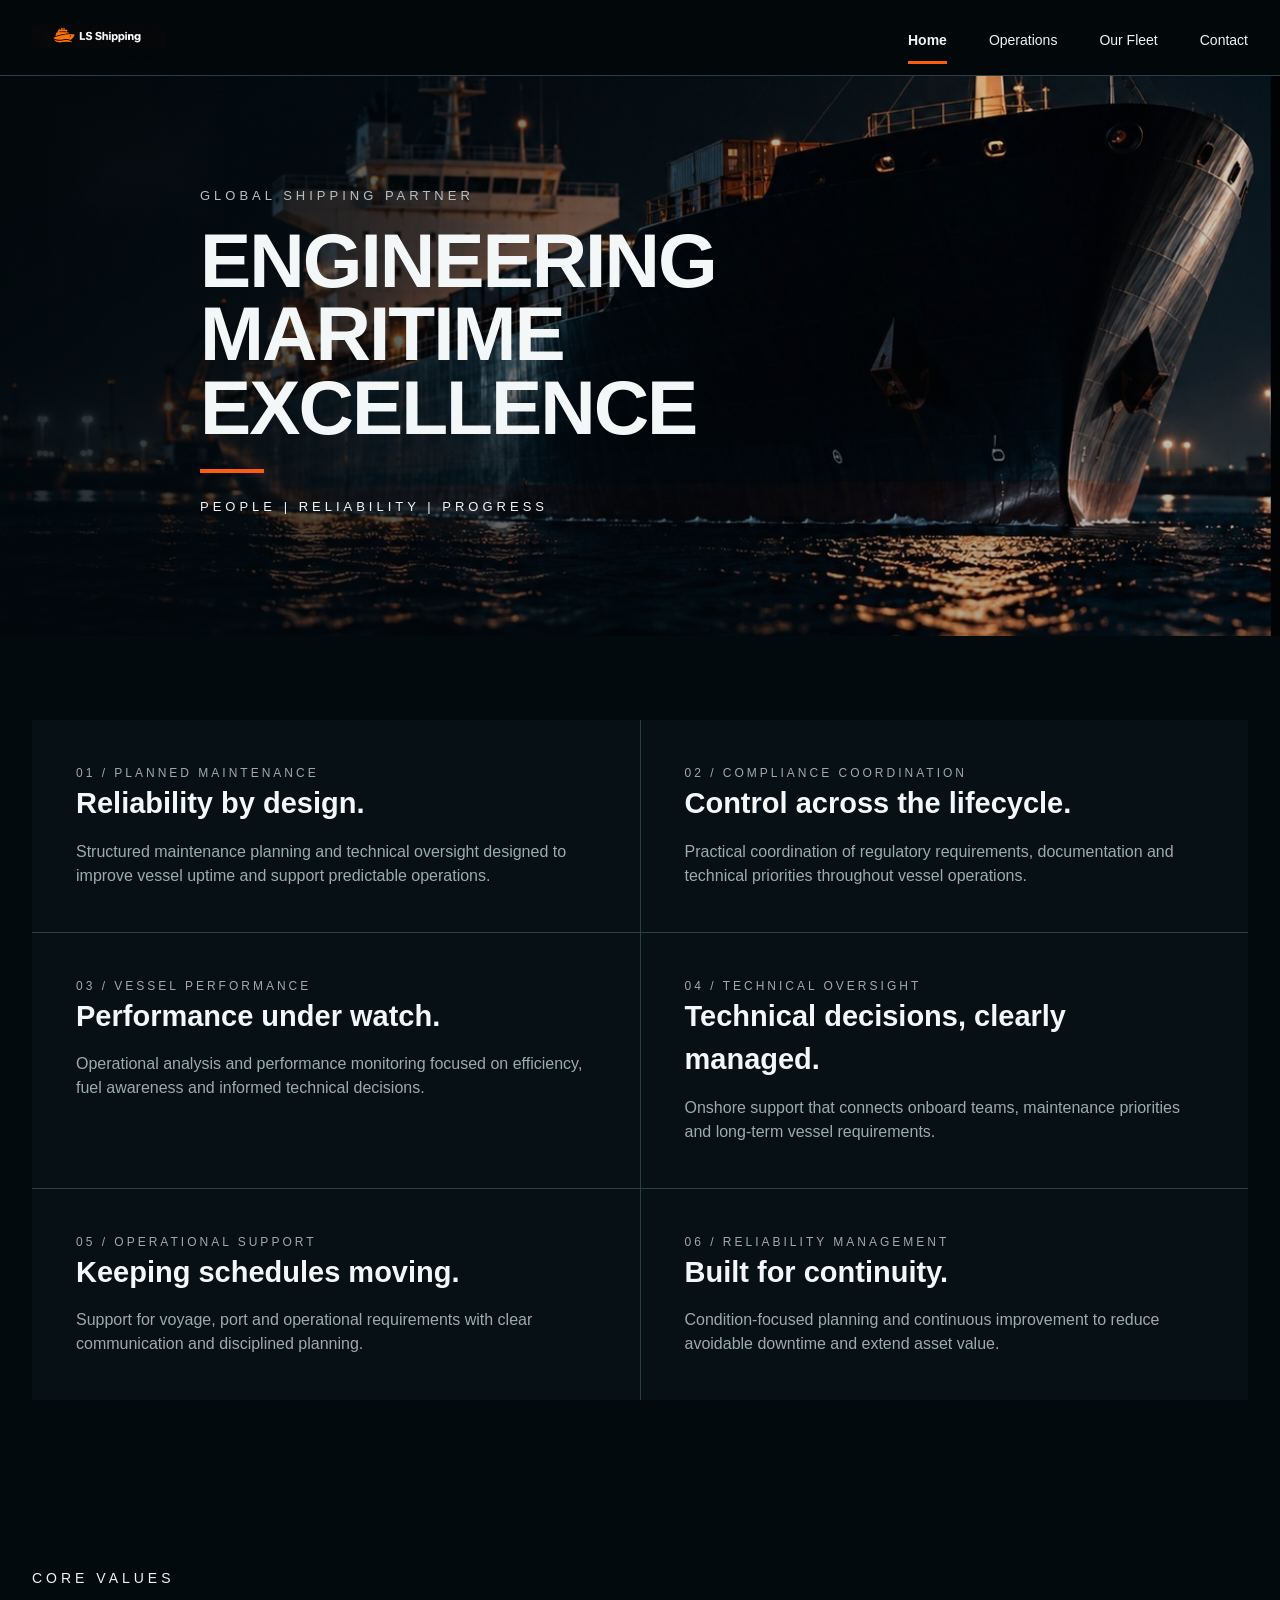
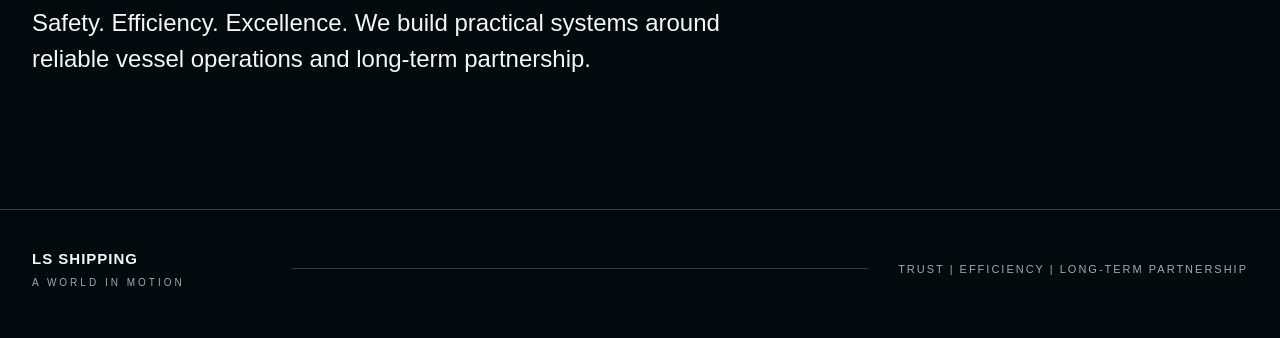
<file: ls_shipping_final/index.html>
<!doctype html>
<html lang="en">

<head>
  <meta charset="utf-8">
  <meta name="viewport" content="width=device-width,initial-scale=1">

  <title>LS Shipping | Technical Maritime Management</title>

  <meta
    name="description"
    content="LS Shipping provides technical management, vessel reliability, compliance coordination and operational support."
  >

  <link rel="icon" href="images/ls-shipping-logo.png">
  <link rel="stylesheet" href="css/style.css">
</head>

<body>

<header class="site-header">

  <div class="container header-inner">

    <a class="brand" href="index.html">
      <img
        src="images/ls-shipping-logo.png"
        alt="LS Shipping"
      >
    </a>

    <nav class="nav">
      <a class="active" href="index.html">Home</a>
      <a href="operations.html">Operations</a>
      <a href="fleet.html">Our Fleet</a>
      <a href="contact.html">Contact</a>
    </nav>

  </div>

</header>

<main>

<section class="hero home">

  <div class="container hero-content">

    <div class="eyebrow">
      Global Shipping Partner
    </div>

    <h1>
      Engineering<br>
      Maritime<br>
      Excellence
    </h1>

    <span class="accent"></span>

    <div class="strap">
      People | Reliability | Progress
    </div>

  </div>

</section>


<section class="section">

  <div class="container">

    <div class="feature-grid">

      <article class="feature">

        <div class="kicker">
          01 / Planned Maintenance
        </div>

        <h3>
          Reliability by design.
        </h3>

        <p>
          Structured maintenance planning and technical oversight designed to improve vessel uptime and support predictable operations.
        </p>

      </article>


      <article class="feature">

        <div class="kicker">
          02 / Compliance Coordination
        </div>

        <h3>
          Control across the lifecycle.
        </h3>

        <p>
          Practical coordination of regulatory requirements, documentation and technical priorities throughout vessel operations.
        </p>

      </article>


      <article class="feature">

        <div class="kicker">
          03 / Vessel Performance
        </div>

        <h3>
          Performance under watch.
        </h3>

        <p>
          Operational analysis and performance monitoring focused on efficiency, fuel awareness and informed technical decisions.
        </p>

      </article>


      <article class="feature">

        <div class="kicker">
          04 / Technical Oversight
        </div>

        <h3>
          Technical decisions, clearly managed.
        </h3>

        <p>
          Onshore support that connects onboard teams, maintenance priorities and long-term vessel requirements.
        </p>

      </article>


      <article class="feature">

        <div class="kicker">
          05 / Operational Support
        </div>

        <h3>
          Keeping schedules moving.
        </h3>

        <p>
          Support for voyage, port and operational requirements with clear communication and disciplined planning.
        </p>

      </article>


      <article class="feature">

        <div class="kicker">
          06 / Reliability Management
        </div>

        <h3>
          Built for continuity.
        </h3>

        <p>
          Condition-focused planning and continuous improvement to reduce avoidable downtime and extend asset value.
        </p>

      </article>

    </div>

  </div>

</section>


<section class="section dark">

  <div class="container">

    <p class="section-title">
      Core Values
    </p>

    <p class="section-lead">
      Safety. Efficiency. Excellence. We build practical systems around reliable vessel operations and long-term partnership.
    </p>

  </div>

</section>

</main>


<footer class="footer">

  <div class="container footer-inner">

    <div class="footer-brand">

      <strong>
        LS SHIPPING
      </strong>

      <span>
        A WORLD IN MOTION
      </span>

    </div>

    <div class="footer-line"></div>

    <div class="footer-values">
      TRUST | EFFICIENCY | LONG-TERM PARTNERSHIP
    </div>

  </div>

</footer>

</body>
</html>
</file>
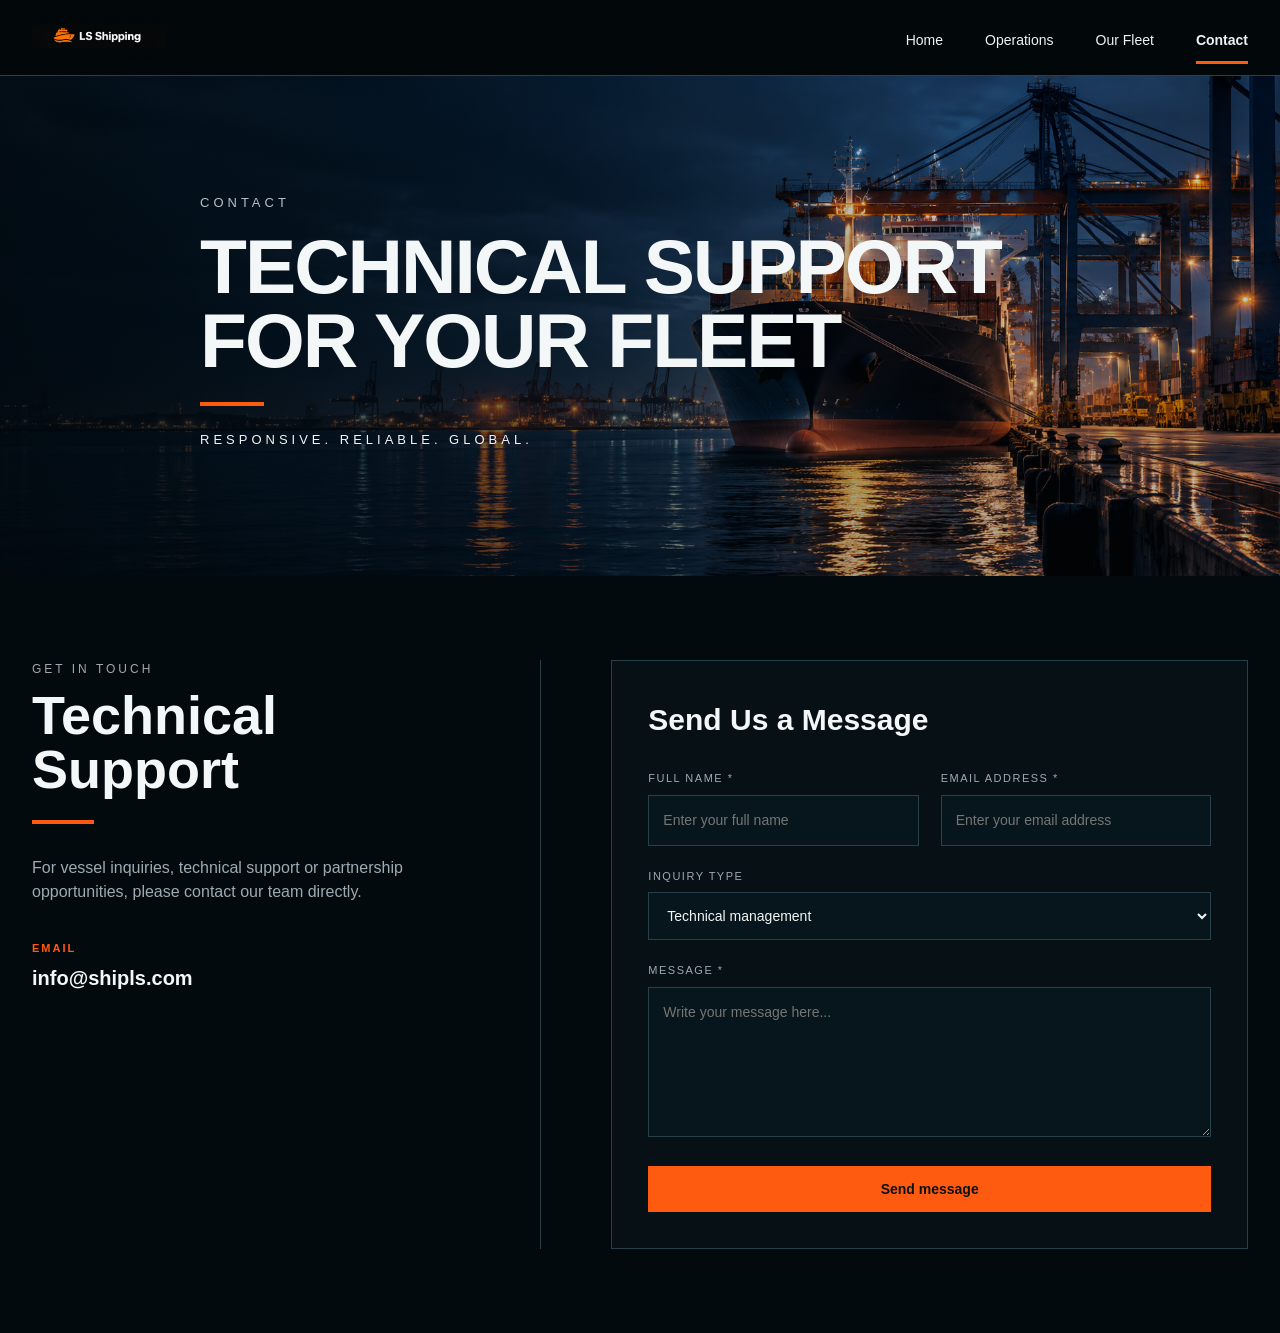
<file: ls_shipping_final/contact.html>
<!doctype html>
<html lang="en">
<head>
  <meta charset="utf-8">
  <meta name="viewport" content="width=device-width,initial-scale=1">

  <title>Contact | LS Shipping LLC</title>

  <link rel="icon" href="images/ls-shipping-logo.png">
  <link rel="stylesheet" href="css/style.css">
</head>

<body>

  <!-- HEADER -->
  <header class="site-header">
    <div class="container header-inner">

      <a class="brand" href="index.html" aria-label="LS Shipping LLC Home">
        <img
          src="images/ls-shipping-logo.png"
          alt="LS Shipping LLC"
        >
      </a>

      <nav class="nav" aria-label="Main navigation">
        <a href="index.html">Home</a>
        <a href="operations.html">Operations</a>
        <a href="fleet.html">Our Fleet</a>
        <a class="active" href="contact.html">Contact</a>
      </nav>

    </div>
  </header>


  <main>

    <!-- HERO -->
    <section class="hero contact">
      <div class="container hero-content">

        <div class="eyebrow">Contact</div>

        <h1>
          Technical Support<br>
          for Your Fleet
        </h1>

        <span
          class="accent"
          aria-hidden="true"
        ></span>

        <div class="strap">
          Responsive. Reliable. Global.
        </div>

      </div>
    </section>


    <!-- CONTACT -->
    <section class="section">

      <div class="container">

        <div class="contact-grid">

          <!-- LEFT -->
          <div class="contact-info">

            <div class="kicker">
              Get in Touch
            </div>

            <h2>
              Technical<br>
              Support
            </h2>

            <span
              class="accent"
              style="
                display:block;
                width:62px;
                height:4px;
                background:var(--orange);
                margin:20px 0 32px
              "
              aria-hidden="true"
            ></span>

            <p>
              For vessel inquiries, technical support or partnership opportunities,
              please contact our team directly.
            </p>

            <div class="contact-item">

              <div class="label">
                Email
              </div>

              <div class="value">
                <a href="mailto:info@shipls.com">
                  info@shipls.com
                </a>
              </div>

            </div>

          </div>


          <!-- RIGHT / FORM -->
          <div class="form">

            <h2>
              Send Us a Message
            </h2>

            <form
              class="contact-form"
              id="contactForm"
              novalidate
            >

              <div class="form-grid">

                <!-- FULL NAME -->
                <div class="field">

                  <label for="name">
                    Full name *
                  </label>

                  <input
                    id="name"
                    name="name"
                    type="text"
                    autocomplete="name"
                    placeholder="Enter your full name"
                    required
                  >

                </div>


                <!-- EMAIL -->
                <div class="field">

                  <label for="email">
                    Email address *
                  </label>

                  <input
                    id="email"
                    name="email"
                    type="email"
                    autocomplete="email"
                    placeholder="Enter your email address"
                    required
                  >

                </div>


                <!-- INQUIRY TYPE -->
                <div class="field full">

                  <label for="type">
                    Inquiry type
                  </label>

                  <select
                    id="type"
                    name="type"
                  >
                    <option value="Technical management">
                      Technical management
                    </option>

                    <option value="Operational support">
                      Operational support
                    </option>

                    <option value="Compliance">
                      Compliance
                    </option>

                    <option value="Other enquiry">
                      Other enquiry
                    </option>
                  </select>

                </div>


                <!-- MESSAGE -->
                <div class="field full">

                  <label for="message">
                    Message *
                  </label>

                  <textarea
                    id="message"
                    name="message"
                    placeholder="Write your message here..."
                    required
                  ></textarea>

                </div>


                <!-- BUTTON -->
                <div class="field full">

                  <button
                    type="submit"
                  >
                    Send message
                  </button>

                </div>

              </div>

            </form>

          </div>

        </div>

      </div>

    </section>

  </main>


  <!-- THANK YOU MODAL -->
  <div
    class="modal"
    id="thankYouModal"
    aria-hidden="true"
  >

    <div
      class="modal-card"
      role="dialog"
      aria-modal="true"
      aria-labelledby="thankYouTitle"
    >

      <h3 id="thankYouTitle">
        Thank you
      </h3>

      <p>
        Your enquiry is ready to be sent to
        <strong>info@shipls.com</strong>.
      </p>

      <button
        id="modalClose"
        type="button"
      >
        Close
      </button>

    </div>

  </div>


  <!-- CONTACT FORM SCRIPT -->
  <script>
    document.addEventListener('DOMContentLoaded', function () {

      const form = document.getElementById('contactForm');
      const modal = document.getElementById('thankYouModal');
      const closeButton = document.getElementById('modalClose');

      if (!form) return;


      /*
       * Custom English validation.
       * Prevents browser/system-language messages.
       */
      form.addEventListener('submit', function (event) {

        const name = document.getElementById('name');
        const email = document.getElementById('email');
        const message = document.getElementById('message');

        let valid = true;


        // FULL NAME
        name.setCustomValidity('');

        if (!name.value.trim()) {
          name.setCustomValidity('Please enter your full name.');
          valid = false;
        }


        // EMAIL
        email.setCustomValidity('');

        if (!email.value.trim()) {
          email.setCustomValidity('Please enter your email address.');
          valid = false;

        } else if (!email.validity.valid) {
          email.setCustomValidity('Please enter a valid email address.');
          valid = false;
        }


        // MESSAGE
        message.setCustomValidity('');

        if (!message.value.trim()) {
          message.setCustomValidity('Please enter your message.');
          valid = false;
        }


        // INVALID
        if (!valid) {
          event.preventDefault();
          event.stopImmediatePropagation();

          const firstInvalid = form.querySelector(':invalid');

          if (firstInvalid) {
            firstInvalid.focus();
            firstInvalid.reportValidity();
          }

          return;
        }


        // VALID
        event.preventDefault();

        const data = new FormData(form);

        const subject = encodeURIComponent(
          'LS Shipping enquiry'
        );

        const body = encodeURIComponent(
          'Full name: ' +
          (data.get('name') || '') +
          '\nEmail: ' +
          (data.get('email') || '') +
          '\nInquiry type: ' +
          (data.get('type') || '') +
          '\n\n' +
          (data.get('message') || '')
        );

        window.location.href =
          'mailto:info@shipls.com' +
          '?subject=' +
          subject +
          '&body=' +
          body;

        if (modal) {
          modal.classList.add('show');
          modal.setAttribute('aria-hidden', 'false');
        }

        form.reset();

      });


      // Remove custom validation message after user starts editing.
      form.querySelectorAll('input, textarea, select').forEach(function (field) {

        field.addEventListener('input', function () {
          this.setCustomValidity('');
        });

        field.addEventListener('change', function () {
          this.setCustomValidity('');
        });

      });


      // Close modal
      if (closeButton) {

        closeButton.addEventListener('click', function () {

          modal.classList.remove('show');
          modal.setAttribute('aria-hidden', 'true');

        });

      }


      // Close when clicking outside modal
      if (modal) {

        modal.addEventListener('click', function (event) {

          if (event.target === modal) {

            modal.classList.remove('show');
            modal.setAttribute('aria-hidden', 'true');

          }

        });

      }

    });
  </script>

</body>
</html>
</file>
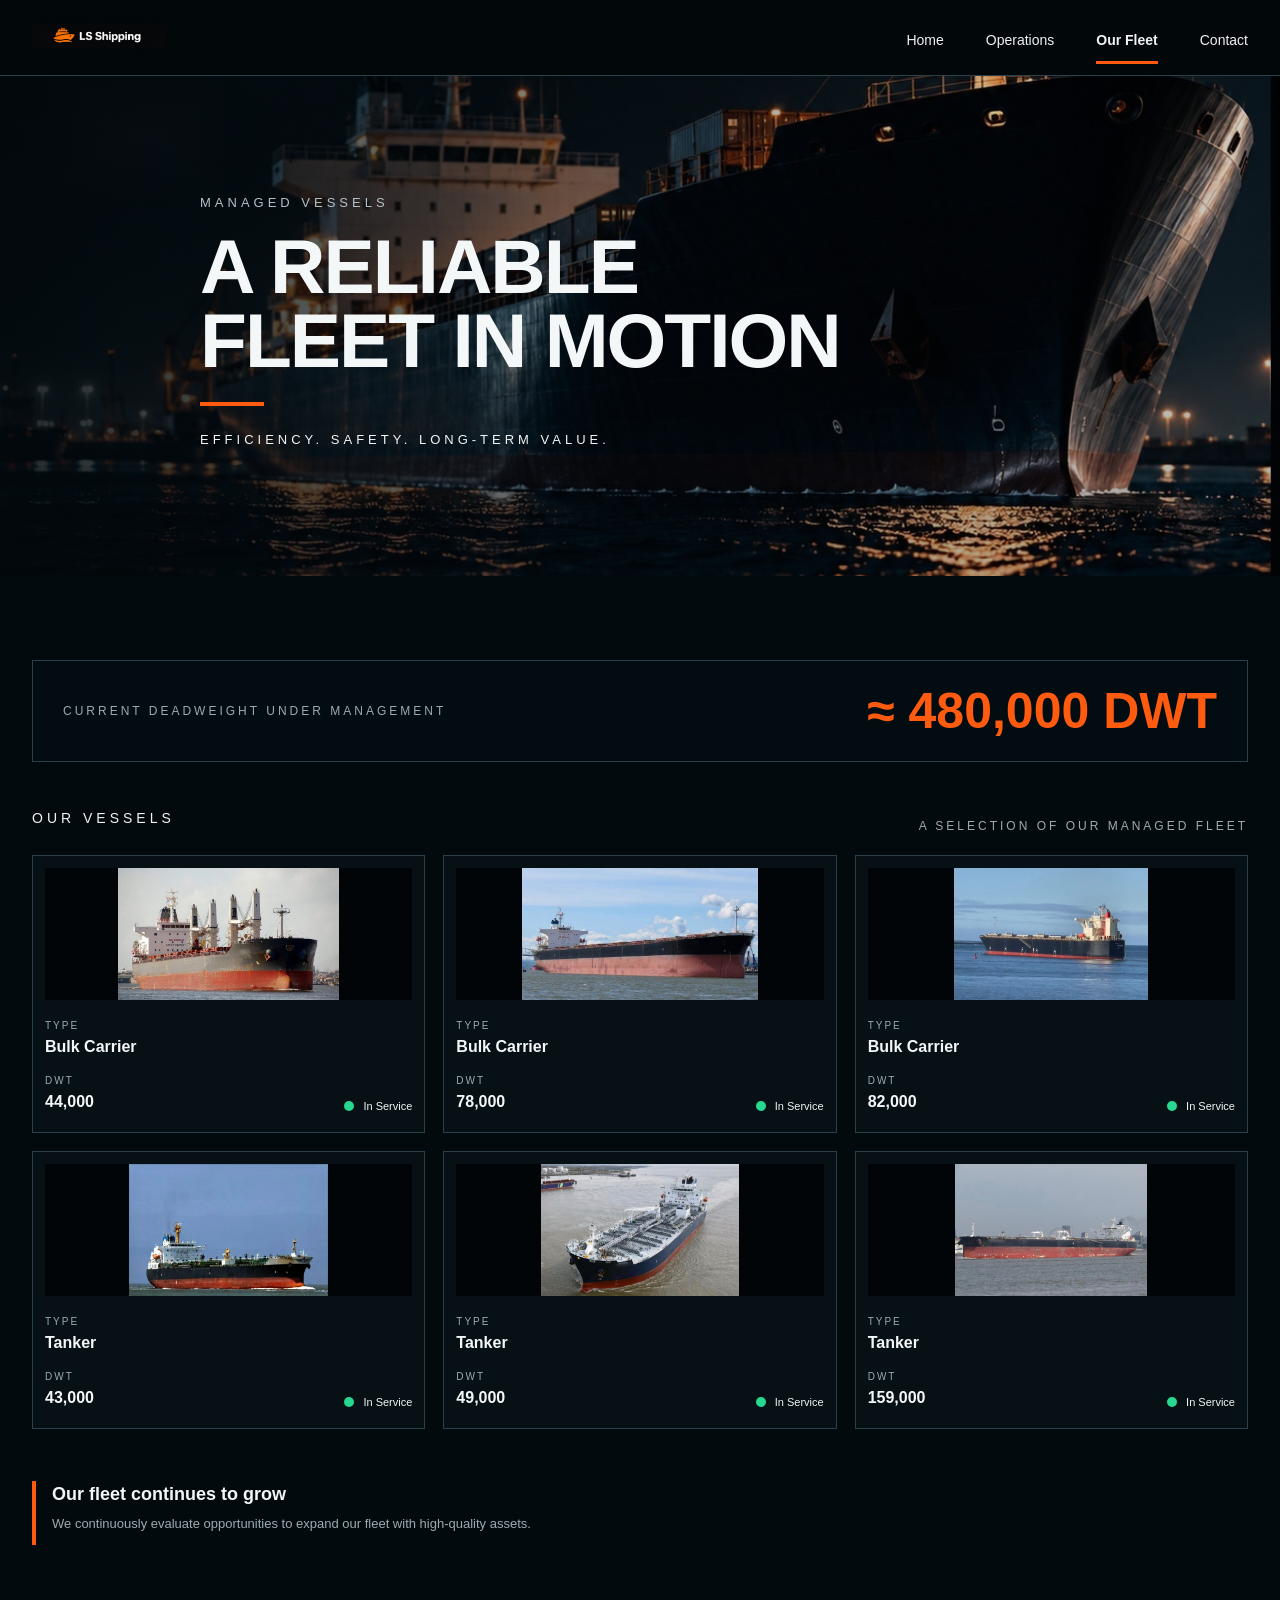
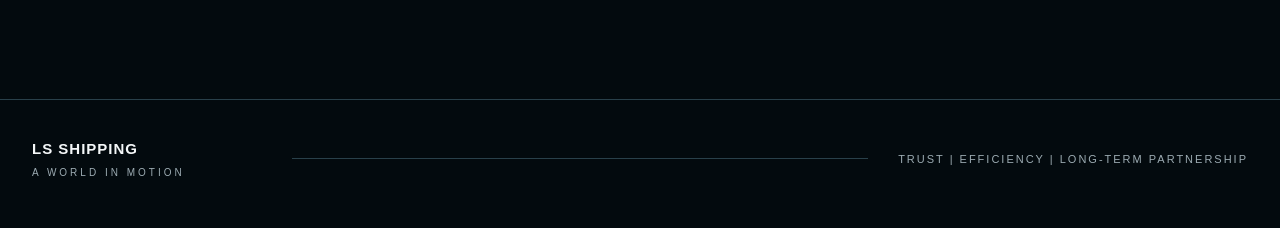
<file: ls_shipping_final/fleet.html>
<!doctype html>
<html lang="en">

<head>
  <meta charset="utf-8">
  <meta name="viewport" content="width=device-width,initial-scale=1">

  <title>Our Fleet | LS Shipping</title>

  <link rel="icon" href="images/ls-shipping-logo.png">
  <link rel="stylesheet" href="css/style.css">
</head>

<body>

<header class="site-header">

  <div class="container header-inner">

    <a class="brand" href="index.html">
      <img src="images/ls-shipping-logo.png" alt="LS Shipping">
    </a>

    <nav class="nav">
      <a href="index.html">Home</a>
      <a href="operations.html">Operations</a>
      <a class="active" href="fleet.html">Our Fleet</a>
      <a href="contact.html">Contact</a>
    </nav>

  </div>

</header>

<main>

<section class="hero home">

  <div class="container hero-content">

    <div class="eyebrow">
      Managed Vessels
    </div>

    <h1>
      A Reliable<br>
      Fleet in Motion
    </h1>

    <span class="accent"></span>

    <div class="strap">
      Efficiency. Safety. Long-Term Value.
    </div>

  </div>

</section>

<section class="section">

  <div class="container">

    <div class="stat">
      <div class="label">
        Current Deadweight Under Management
      </div>

      <strong>
        ≈ 480,000 DWT
      </strong>
    </div>

    <p class="section-title">
      Our Vessels
    </p>

    <p class="kicker" style="text-align:right;margin-top:-28px;margin-bottom:20px">
      A selection of our managed fleet
    </p>

    <div class="fleet-grid">

      <article class="fleet-card">

        <div class="photo">
          <img src="images/fleet-01.jpg" alt="Bulk Carrier">
        </div>

        <div class="meta">
          Type
        </div>

        <div class="value">
          Bulk Carrier
        </div>

        <div class="spec-row">

          <div>
            <div class="meta">
              DWT
            </div>

            <div class="value">
              44,000
            </div>
          </div>

          <div class="status">
            <span class="dot"></span>
            In Service
          </div>

        </div>

      </article>

      <article class="fleet-card">

        <div class="photo">
          <img src="images/fleet-02.jpg" alt="Bulk Carrier">
        </div>

        <div class="meta">
          Type
        </div>

        <div class="value">
          Bulk Carrier
        </div>

        <div class="spec-row">

          <div>
            <div class="meta">
              DWT
            </div>

            <div class="value">
              78,000
            </div>
          </div>

          <div class="status">
            <span class="dot"></span>
            In Service
          </div>

        </div>

      </article>

      <article class="fleet-card">

        <div class="photo">
          <img src="images/fleet-03.jpg" alt="Bulk Carrier">
        </div>

        <div class="meta">
          Type
        </div>

        <div class="value">
          Bulk Carrier
        </div>

        <div class="spec-row">

          <div>
            <div class="meta">
              DWT
            </div>

            <div class="value">
              82,000
            </div>
          </div>

          <div class="status">
            <span class="dot"></span>
            In Service
          </div>

        </div>

      </article>

      <article class="fleet-card">

        <div class="photo">
          <img src="images/fleet-04.jpg" alt="Tanker">
        </div>

        <div class="meta">
          Type
        </div>

        <div class="value">
          Tanker
        </div>

        <div class="spec-row">

          <div>
            <div class="meta">
              DWT
            </div>

            <div class="value">
              43,000
            </div>
          </div>

          <div class="status">
            <span class="dot"></span>
            In Service
          </div>

        </div>

      </article>

      <article class="fleet-card">

        <div class="photo">
          <img src="images/fleet-05.jpg" alt="Tanker">
        </div>

        <div class="meta">
          Type
        </div>

        <div class="value">
          Tanker
        </div>

        <div class="spec-row">

          <div>
            <div class="meta">
              DWT
            </div>

            <div class="value">
              49,000
            </div>
          </div>

          <div class="status">
            <span class="dot"></span>
            In Service
          </div>

        </div>

      </article>

      <article class="fleet-card">

        <div class="photo">
          <img src="images/fleet-06.jpg" alt="Tanker">
        </div>

        <div class="meta">
          Type
        </div>

        <div class="value">
          Tanker
        </div>

        <div class="spec-row">

          <div>
            <div class="meta">
              DWT
            </div>

            <div class="value">
              159,000
            </div>
          </div>

          <div class="status">
            <span class="dot"></span>
            In Service
          </div>

        </div>

      </article>

    </div>

    <div class="growth">

      <div class="bar"></div>

      <div>
        <h3>
          Our fleet continues to grow
        </h3>

        <p>
          We continuously evaluate opportunities to expand our fleet with high-quality assets.
        </p>
      </div>

    </div>

  </div>

</section>

</main>

<footer class="footer">

  <div class="container footer-inner">

    <div class="footer-brand">

      <strong>
        LS SHIPPING
      </strong>

      <span>
        A WORLD IN MOTION
      </span>

    </div>

    <div class="footer-line"></div>

    <div class="footer-values">
      TRUST | EFFICIENCY | LONG-TERM PARTNERSHIP
    </div>

  </div>

</footer>

</body>
</html>
</file>
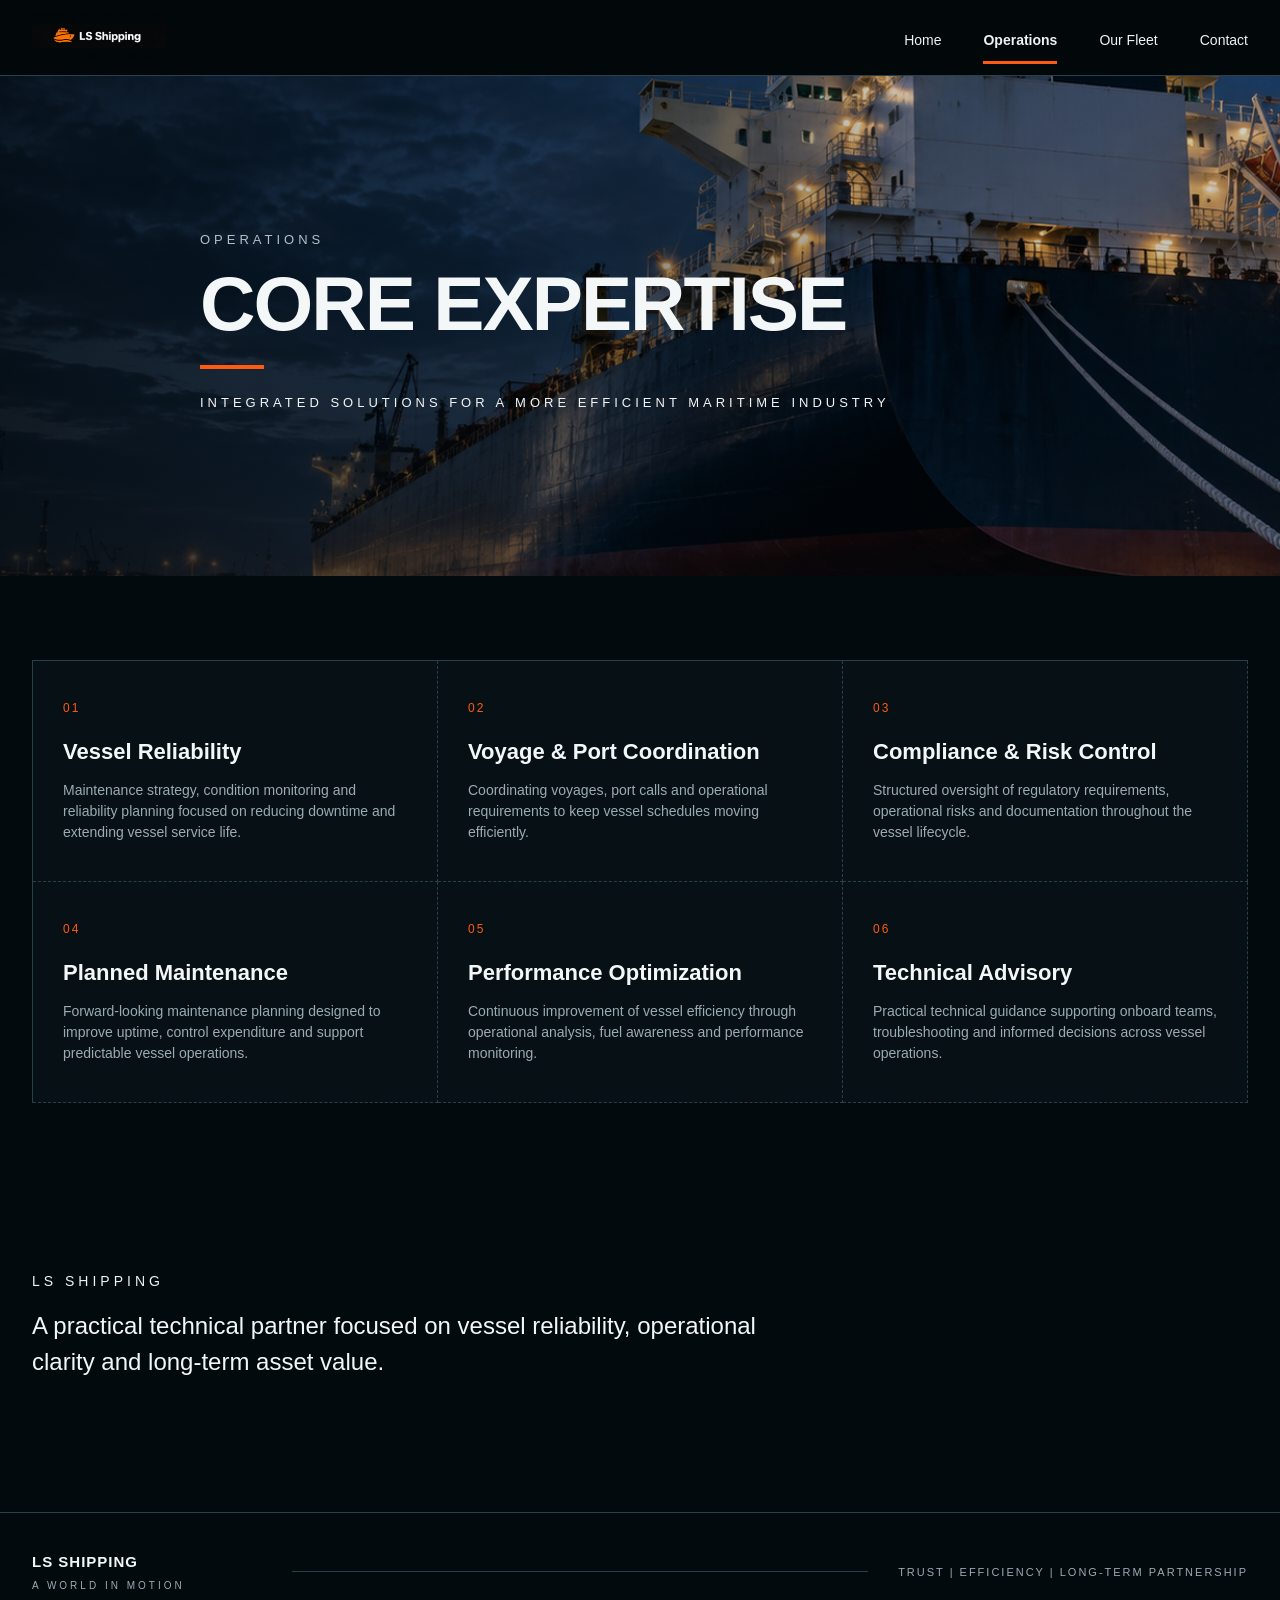
<file: ls_shipping_final/operations.html>
<!doctype html>
<html lang="en">

<head>
  <meta charset="utf-8">
  <meta name="viewport" content="width=device-width,initial-scale=1">

  <title>Operations | LS Shipping</title>

  <link rel="icon" href="images/ls-shipping-logo.png">
  <link rel="stylesheet" href="css/style.css">
</head>

<body>

<header class="site-header">

  <div class="container header-inner">

    <a class="brand" href="index.html">
      <img src="images/ls-shipping-logo.png" alt="LS Shipping">
    </a>

    <nav class="nav">
      <a href="index.html">Home</a>
      <a class="active" href="operations.html">Operations</a>
      <a href="fleet.html">Our Fleet</a>
      <a href="contact.html">Contact</a>
    </nav>

  </div>

</header>

<main>

<section class="hero operations">

  <div class="container hero-content">

    <div class="eyebrow">
      Operations
    </div>

    <h1>
      Core Expertise
    </h1>

    <span class="accent"></span>

    <div class="strap">
      Integrated solutions for a more efficient maritime industry
    </div>

  </div>

</section>


<section class="section">

  <div class="container">

    <div class="expertise-grid">

      <article class="expertise">
        <div class="num">01</div>
        <h3>Vessel Reliability</h3>
        <p>
          Maintenance strategy, condition monitoring and reliability planning focused on reducing downtime and extending vessel service life.
        </p>
      </article>


      <article class="expertise">
        <div class="num">02</div>
        <h3>Voyage &amp; Port Coordination</h3>
        <p>
          Coordinating voyages, port calls and operational requirements to keep vessel schedules moving efficiently.
        </p>
      </article>


      <article class="expertise">
        <div class="num">03</div>
        <h3>Compliance &amp; Risk Control</h3>
        <p>
          Structured oversight of regulatory requirements, operational risks and documentation throughout the vessel lifecycle.
        </p>
      </article>


      <article class="expertise">
        <div class="num">04</div>
        <h3>Planned Maintenance</h3>
        <p>
          Forward-looking maintenance planning designed to improve uptime, control expenditure and support predictable vessel operations.
        </p>
      </article>


      <article class="expertise">
        <div class="num">05</div>
        <h3>Performance Optimization</h3>
        <p>
          Continuous improvement of vessel efficiency through operational analysis, fuel awareness and performance monitoring.
        </p>
      </article>


      <article class="expertise">
        <div class="num">06</div>
        <h3>Technical Advisory</h3>
        <p>
          Practical technical guidance supporting onboard teams, troubleshooting and informed decisions across vessel operations.
        </p>
      </article>

    </div>

  </div>

</section>


<section class="section dark">

  <div class="container">

    <p class="section-title">
      LS SHIPPING
    </p>

    <p class="section-lead">
      A practical technical partner focused on vessel reliability, operational clarity and long-term asset value.
    </p>

  </div>

</section>

</main>


<footer class="footer">

  <div class="container footer-inner">

    <div class="footer-brand">

      <strong>
        LS SHIPPING
      </strong>

      <span>
        A WORLD IN MOTION
      </span>

    </div>

    <div class="footer-line"></div>

    <div class="footer-values">
      TRUST | EFFICIENCY | LONG-TERM PARTNERSHIP
    </div>

  </div>

</footer>

</body>
</html>
</file>
<file: ls_shipping_final/css/style.css>
:root{
  --bg:#030a0e;--panel:#061015;--panel2:#08171e;--line:#29404a;
  --text:#f4f7f8;--muted:#9cabb2;--orange:#ff5b10;--green:#27d891;
  --max:1440px;
}
*{box-sizing:border-box}
html{scroll-behavior:smooth}
body{margin:0;background:var(--bg);color:var(--text);font-family:Arial,Helvetica,sans-serif;line-height:1.5}
a{color:inherit;text-decoration:none}
img{max-width:100%;display:block}
.container{width:min(calc(100% - 64px),var(--max));margin:auto}
.site-header{height:76px;background:#02070a;border-bottom:1px solid var(--line);position:sticky;top:0;z-index:50}
.header-inner{height:100%;display:flex;align-items:center;justify-content:space-between;gap:30px}
.brand img{width:136px;height:auto}
.nav{display:flex;gap:42px;align-items:center;height:100%}
.nav a{font-size:14px;color:#eef2f3;padding:27px 0 22px;position:relative}
.nav a.active{font-weight:700}
.nav a.active::after{content:"";position:absolute;left:0;right:0;bottom:9px;height:3px;background:var(--orange)}
.hero{position:relative;min-height:500px;display:flex;align-items:center;overflow:hidden;background:#071b26}
.hero::before{content:"";position:absolute;inset:0;background:linear-gradient(90deg,rgba(2,8,12,.82) 0%,rgba(2,8,12,.52) 34%,rgba(2,8,12,.05) 72%),linear-gradient(0deg,rgba(3,10,14,.28),rgba(3,10,14,.12));z-index:1}
.hero.home{background:center/cover no-repeat url('../images/home-hero.jpg')}
.hero.operations{background:center/cover no-repeat url('../images/operations-hero.png')}
.hero.contact{background:center/cover no-repeat url('../images/contact-hero.png')}
.hero-content{position:relative;z-index:2;padding:110px 0 120px;max-width:880px}
.eyebrow{font-size:13px;letter-spacing:4px;color:#b4c0c6;text-transform:uppercase;margin-bottom:18px}
.hero h1{font-size:clamp(52px,6vw,86px);line-height:.96;margin:0;font-weight:800;letter-spacing:-2px;text-transform:uppercase}
.hero .accent{display:block;width:64px;height:4px;background:var(--orange);margin:24px 0}
.hero .strap{font-size:13px;letter-spacing:4px;text-transform:uppercase;color:#f2f5f6}
.section{padding:84px 0}
.section.dark{background:var(--bg)}
.section-title{font-size:14px;letter-spacing:4px;text-transform:uppercase;color:#eef2f3;margin:0 0 16px}
.section-lead{font-size:24px;max-width:760px;margin:0 0 48px;color:#f3f6f7}
.kicker{color:var(--muted);font-size:12px;letter-spacing:3px;text-transform:uppercase}
.feature-grid{display:grid;grid-template-columns:1fr 1fr;gap:1px;background:var(--line)}
.feature{background:var(--panel);padding:44px}
.feature h3{font-size:29px;margin:0 0 14px}
.feature p{color:var(--muted);margin:0;max-width:650px}
.expertise-grid{display:grid;grid-template-columns:repeat(3,1fr);border:1px solid var(--line);border-right:0;border-bottom:0}
.expertise{padding:38px 30px;min-height:205px;border-right:1px dashed var(--line);border-bottom:1px dashed var(--line);background:var(--panel)}
.num{color:var(--orange);font-size:12px;letter-spacing:2px;margin-bottom:18px}
.expertise h3{margin:0 0 12px;font-size:22px}
.expertise p{margin:0;color:var(--muted);font-size:14px}
.stat{border:1px solid var(--line);padding:25px 30px;display:flex;justify-content:space-between;align-items:center;gap:20px;margin:0 0 46px;background:rgba(3,13,18,.85)}
.stat .label{font-size:12px;letter-spacing:3px;color:var(--muted);text-transform:uppercase}
.stat strong{font-size:50px;line-height:1;color:var(--orange);white-space:nowrap}
.fleet-grid{display:grid;grid-template-columns:repeat(3,1fr);gap:18px}
.fleet-card{background:var(--panel);border:1px solid var(--line);padding:12px 12px 18px}
.fleet-card .photo{height:132px;background:#010508;display:flex;align-items:center;justify-content:center;overflow:hidden;margin-bottom:18px}
.fleet-card .photo img{max-height:100%;max-width:100%;width:auto;height:auto;object-fit:contain}
.meta{font-size:10px;letter-spacing:2px;color:var(--muted);text-transform:uppercase}
.value{font-size:16px;font-weight:700;margin-top:2px}
.spec-row{display:flex;justify-content:space-between;align-items:end;margin-top:14px}
.status{display:flex;align-items:center;gap:9px;font-size:11px;color:#f1f5f6}
.dot{width:10px;height:10px;border-radius:50%;background:var(--green);display:inline-block}
.growth{padding:52px 0 70px;display:flex;gap:16px;align-items:flex-start}
.growth .bar{width:4px;min-height:64px;background:var(--orange);flex:none}
.growth h3{margin:0 0 6px;font-size:18px}
.growth p{margin:0;color:var(--muted);font-size:13px}
.contact-grid{display:grid;grid-template-columns:1fr 1.25fr;gap:70px}
.contact-info{padding-right:45px;border-right:1px solid var(--line)}
.contact-info h2{font-size:54px;line-height:1;margin:10px 0 24px}
.contact-info p{color:var(--muted);max-width:500px}
.contact-item{margin-top:36px}
.contact-item .label{font-size:11px;letter-spacing:2px;color:var(--orange);text-transform:uppercase;font-weight:700}
.contact-item .value{margin-top:6px;font-size:20px}
.form{background:var(--panel);border:1px solid var(--line);padding:36px}
.form h2{margin:0 0 28px;font-size:30px}
.form-grid{display:grid;grid-template-columns:1fr 1fr;gap:22px}
.field.full{grid-column:1/-1}
.field label{display:block;font-size:11px;letter-spacing:1.5px;text-transform:uppercase;color:var(--muted);margin-bottom:8px}
input,select,textarea{width:100%;background:#07161d;border:1px solid var(--line);color:#f2f5f6;padding:14px 14px;font:inherit;font-size:14px;outline:none}
textarea{min-height:150px;resize:vertical}
input:focus,select:focus,textarea:focus{border-color:#6e8b96}
button{border:0;background:var(--orange);color:#0c1113;padding:15px 22px;font-weight:800;cursor:pointer;width:100%;font-size:14px}
.footer{border-top:1px solid var(--line);padding:38px 0 48px}
.footer-inner{display:flex;align-items:center;gap:30px}
.footer-brand{min-width:230px}
.footer-brand strong{display:block;font-size:15px;letter-spacing:1px}
.footer-brand span{display:block;color:var(--muted);font-size:10px;letter-spacing:3px;margin-top:4px}
.footer-line{height:1px;background:var(--line);flex:1}
.footer-values{color:var(--muted);font-size:11px;letter-spacing:2px;white-space:nowrap}
.modal{position:fixed;inset:0;background:rgba(0,0,0,.72);display:none;align-items:center;justify-content:center;z-index:100}
.modal.show{display:flex}
.modal-card{background:var(--panel);border:1px solid var(--line);padding:42px;max-width:430px;text-align:center}
.modal-card h3{margin:0 0 10px;font-size:30px}
.modal-card p{margin:0;color:var(--muted)}
.modal-card button{margin-top:24px}
.page-space{min-height:480px}
@media(max-width:900px){.container{width:min(calc(100% - 36px),var(--max))}.nav{gap:18px}.hero-content{padding:88px 0 96px}.feature-grid,.contact-grid{grid-template-columns:1fr}.contact-info{padding-right:0;border-right:0;border-bottom:1px solid var(--line);padding-bottom:50px}.expertise-grid{grid-template-columns:1fr 1fr}.fleet-grid{grid-template-columns:1fr 1fr}.form-grid{grid-template-columns:1fr}.field.full{grid-column:auto}.footer-inner{flex-direction:column;align-items:flex-start}.footer-line{width:100%}.footer-values{white-space:normal}}
@media(max-width:620px){.site-header{height:auto}.header-inner{padding:14px 0;flex-direction:column;align-items:flex-start}.nav{width:100%;justify-content:space-between;gap:8px}.nav a{padding:8px 0 12px;font-size:12px}.hero{min-height:450px}.hero h1{font-size:48px}.stat{flex-direction:column;align-items:flex-start}.stat strong{font-size:39px}.fleet-grid,.expertise-grid{grid-template-columns:1fr}.contact-info h2{font-size:44px}.form{padding:25px}}
</file>
